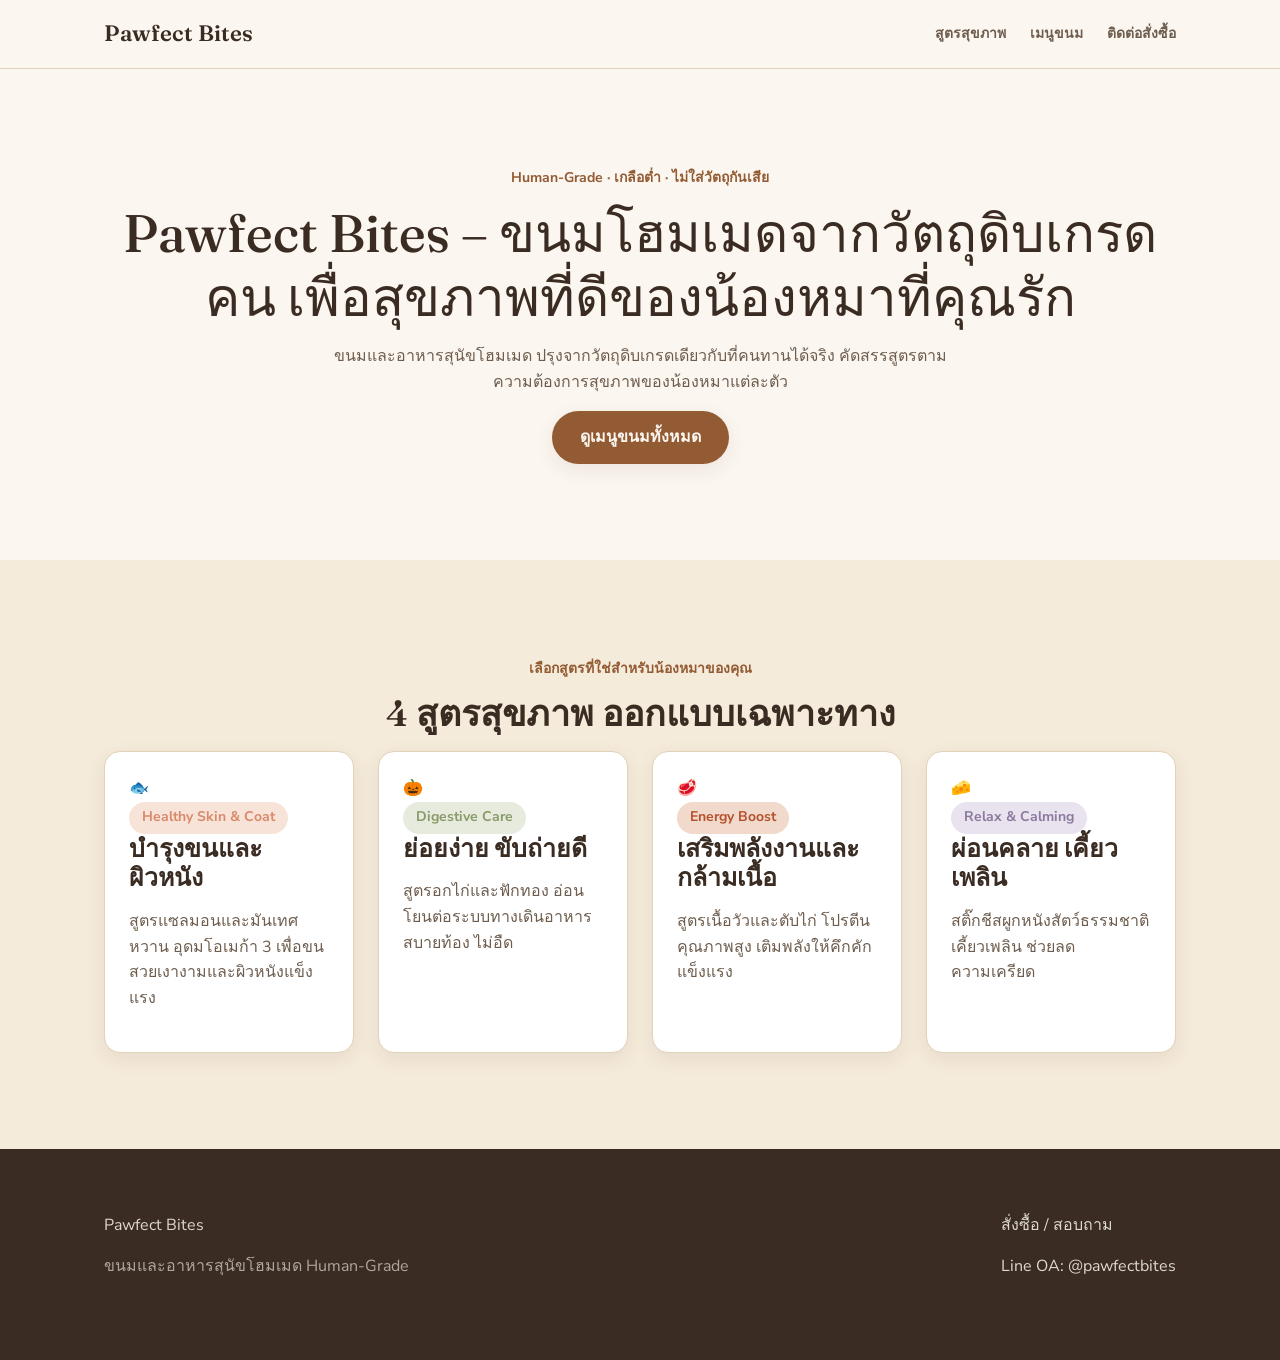
<file: index.html>
<!DOCTYPE html>
<html lang="th">
<head>
  <meta charset="UTF-8">
  <meta name="viewport" content="width=device-width, initial-scale=1.0">
  <title>Pawfect Bites | ขนมและอาหารสุนัขโฮมเมด เกรด Human-Grade</title>
  <link rel="stylesheet" href="style.css">
</head>
<body>

  <header class="site-header">
    <div class="container site-header__inner">
      <a href="index.html" class="logo">Pawfect Bites</a>
      <nav class="nav-links">
        <a href="index.html#formulas">สูตรสุขภาพ</a>
        <a href="product.html">เมนูขนม</a>
        <a href="index.html#contact">ติดต่อสั่งซื้อ</a>
      </nav>
    </div>
  </header>

  <main>

    <!-- Hero -->
    <section class="section">
      <div class="container text-center">
        <span class="eyebrow">Human-Grade · เกลือต่ำ · ไม่ใส่วัตถุกันเสีย</span>
        <h1>Pawfect Bites – ขนมโฮมเมดจากวัตถุดิบเกรดคน เพื่อสุขภาพที่ดีของน้องหมาที่คุณรัก</h1>
        <p style="margin-inline:auto;">
          ขนมและอาหารสุนัขโฮมเมด ปรุงจากวัตถุดิบเกรดเดียวกับที่คนทานได้จริง
          คัดสรรสูตรตามความต้องการสุขภาพของน้องหมาแต่ละตัว
        </p>
        <a href="product.html" class="btn btn--cta">ดูเมนูขนมทั้งหมด</a>
      </div>
    </section>

    <!-- 4 Health Formulas -->
    <section class="section section--soft" id="formulas">
      <div class="container">
        <div class="text-center">
          <span class="eyebrow">เลือกสูตรที่ใช่สำหรับน้องหมาของคุณ</span>
          <h2>4 สูตรสุขภาพ ออกแบบเฉพาะทาง</h2>
        </div>

        <div class="grid grid-4">

          <a href="product.html?mood=skin" class="card formula-card">
            <div class="formula-card__icon">🐟</div>
            <span class="badge" data-mood="skin">Healthy Skin &amp; Coat</span>
            <h3>บำรุงขนและผิวหนัง</h3>
            <p>สูตรแซลมอนและมันเทศหวาน อุดมโอเมก้า 3 เพื่อขนสวยเงางามและผิวหนังแข็งแรง</p>
          </a>

          <a href="product.html?mood=digestive" class="card formula-card">
            <div class="formula-card__icon">🎃</div>
            <span class="badge" data-mood="digestive">Digestive Care</span>
            <h3>ย่อยง่าย ขับถ่ายดี</h3>
            <p>สูตรอกไก่และฟักทอง อ่อนโยนต่อระบบทางเดินอาหาร สบายท้อง ไม่อืด</p>
          </a>

          <a href="product.html?mood=energy" class="card formula-card">
            <div class="formula-card__icon">🥩</div>
            <span class="badge" data-mood="energy">Energy Boost</span>
            <h3>เสริมพลังงานและกล้ามเนื้อ</h3>
            <p>สูตรเนื้อวัวและตับไก่ โปรตีนคุณภาพสูง เติมพลังให้คึกคักแข็งแรง</p>
          </a>

          <a href="product.html?mood=relax" class="card formula-card">
            <div class="formula-card__icon">🧀</div>
            <span class="badge" data-mood="relax">Relax &amp; Calming</span>
            <h3>ผ่อนคลาย เคี้ยวเพลิน</h3>
            <p>สติ๊กชีสผูกหนังสัตว์ธรรมชาติ เคี้ยวเพลิน ช่วยลดความเครียด</p>
          </a>

        </div>
      </div>
    </section>

  </main>

  <footer class="site-footer" id="contact">
    <div class="container site-footer__inner">
      <div>
        <p style="color:inherit; opacity:0.85;">Pawfect Bites</p>
        <p style="color:inherit; opacity:0.6;">ขนมและอาหารสุนัขโฮมเมด Human-Grade</p>
      </div>
      <div>
        <p style="color:inherit; opacity:0.85;">สั่งซื้อ / สอบถาม</p>
        <a href="#">Line OA: @pawfectbites</a>
      </div>
    </div>
  </footer>

  <script src="script.js"></script>
</body>
</html>
</file>
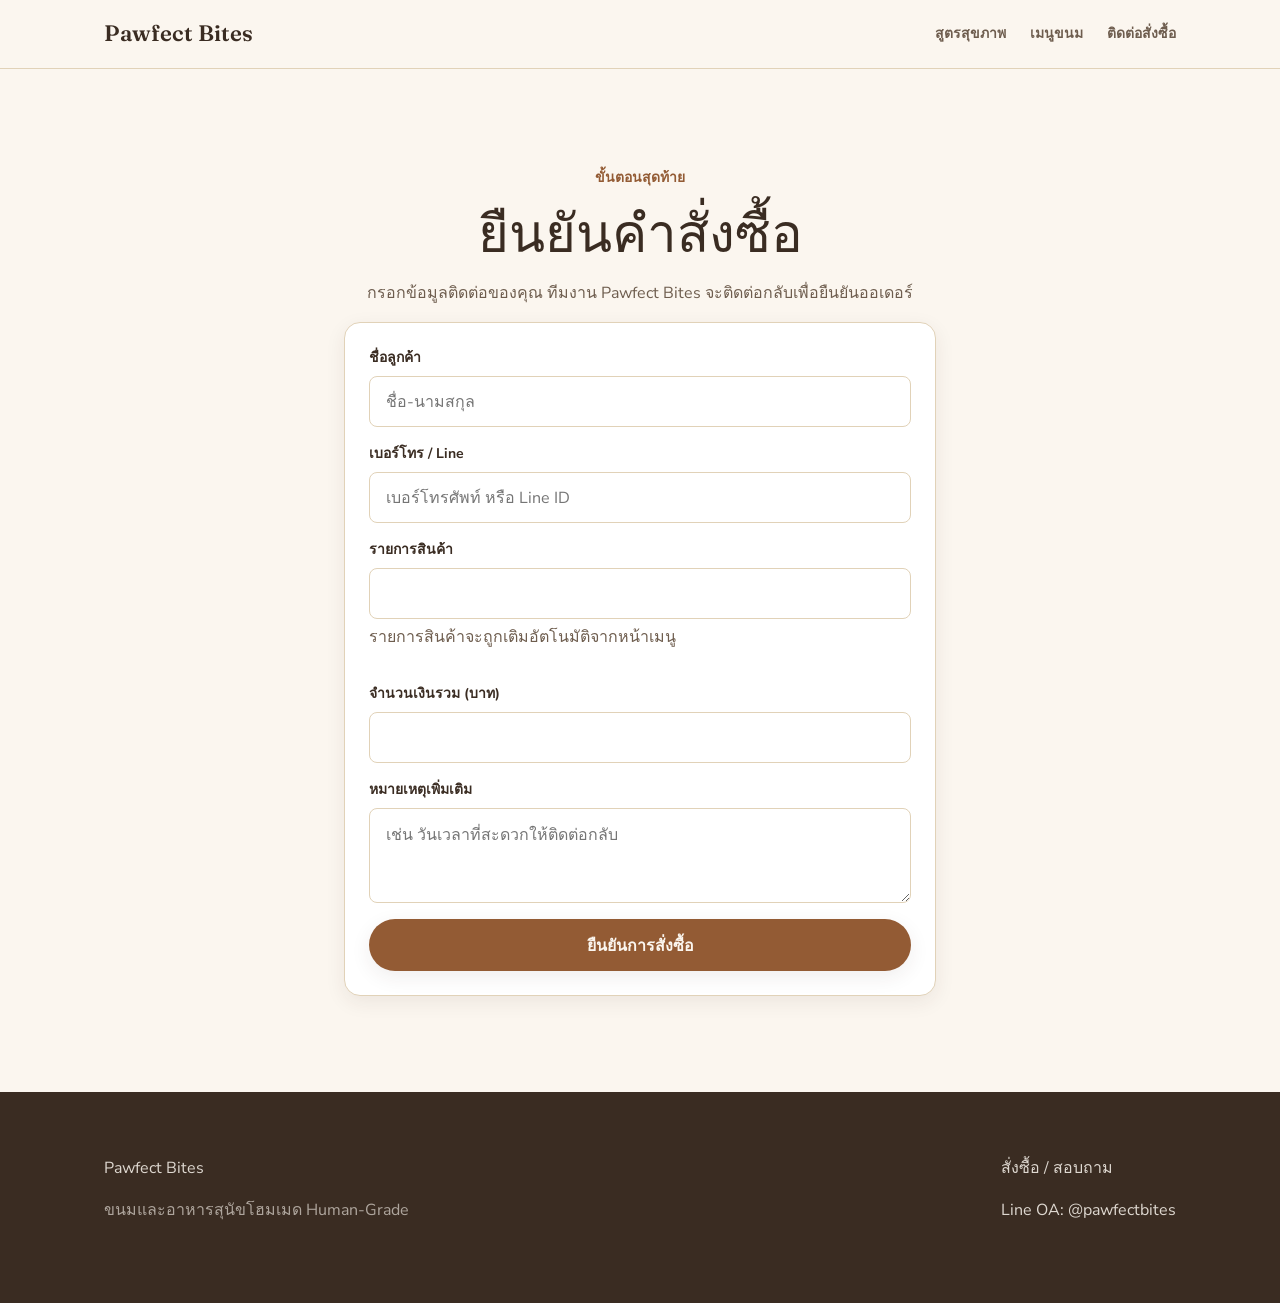
<file: order.html>
<!DOCTYPE html>
<html lang="th">
<head>
  <meta charset="UTF-8">
  <meta name="viewport" content="width=device-width, initial-scale=1.0">
  <title>สั่งซื้อสินค้า | Pawfect Bites</title>
  <link rel="stylesheet" href="style.css">
</head>
<body>

  <header class="site-header">
    <div class="container site-header__inner">
      <a href="index.html" class="logo">Pawfect Bites</a>
      <nav class="nav-links">
        <a href="index.html#formulas">สูตรสุขภาพ</a>
        <a href="product.html">เมนูขนม</a>
        <a href="index.html#contact">ติดต่อสั่งซื้อ</a>
      </nav>
    </div>
  </header>

  <main>
    <section class="section">
      <div class="container" style="max-width: 640px;">

        <div class="text-center">
          <span class="eyebrow">ขั้นตอนสุดท้าย</span>
          <h1>ยืนยันคำสั่งซื้อ</h1>
          <p style="margin-inline:auto;">
            กรอกข้อมูลติดต่อของคุณ ทีมงาน Pawfect Bites จะติดต่อกลับเพื่อยืนยันออเดอร์
          </p>
        </div>

        <form id="orderForm" class="card" novalidate>

          <div class="field">
            <label for="customerName">ชื่อลูกค้า</label>
            <input type="text" id="customerName" name="customerName" required placeholder="ชื่อ-นามสกุล">
          </div>

          <div class="field">
            <label for="contact">เบอร์โทร / Line</label>
            <input type="text" id="contact" name="contact" required placeholder="เบอร์โทรศัพท์ หรือ Line ID">
          </div>

          <div class="field">
            <label for="items">รายการสินค้า</label>
            <input type="text" id="items" name="items" required readonly>
            <p class="field-hint">รายการสินค้าจะถูกเติมอัตโนมัติจากหน้าเมนู</p>
          </div>

          <div class="field">
            <label for="total">จำนวนเงินรวม (บาท)</label>
            <input type="text" id="total" name="total" required readonly>
          </div>

          <div class="field">
            <label for="note">หมายเหตุเพิ่มเติม</label>
            <textarea id="note" name="note" rows="3" placeholder="เช่น วันเวลาที่สะดวกให้ติดต่อกลับ"></textarea>
          </div>

          <button type="submit" class="btn btn--cta" style="width:100%;">ยืนยันการสั่งซื้อ</button>

        </form>

      </div>
    </section>
  </main>

  <footer class="site-footer" id="contact">
    <div class="container site-footer__inner">
      <div>
        <p style="color:inherit; opacity:0.85;">Pawfect Bites</p>
        <p style="color:inherit; opacity:0.6;">ขนมและอาหารสุนัขโฮมเมด Human-Grade</p>
      </div>
      <div>
        <p style="color:inherit; opacity:0.85;">สั่งซื้อ / สอบถาม</p>
        <a href="#">Line OA: @pawfectbites</a>
      </div>
    </div>
  </footer>

  <script src="script.js"></script>
</body>
</html>
</file>
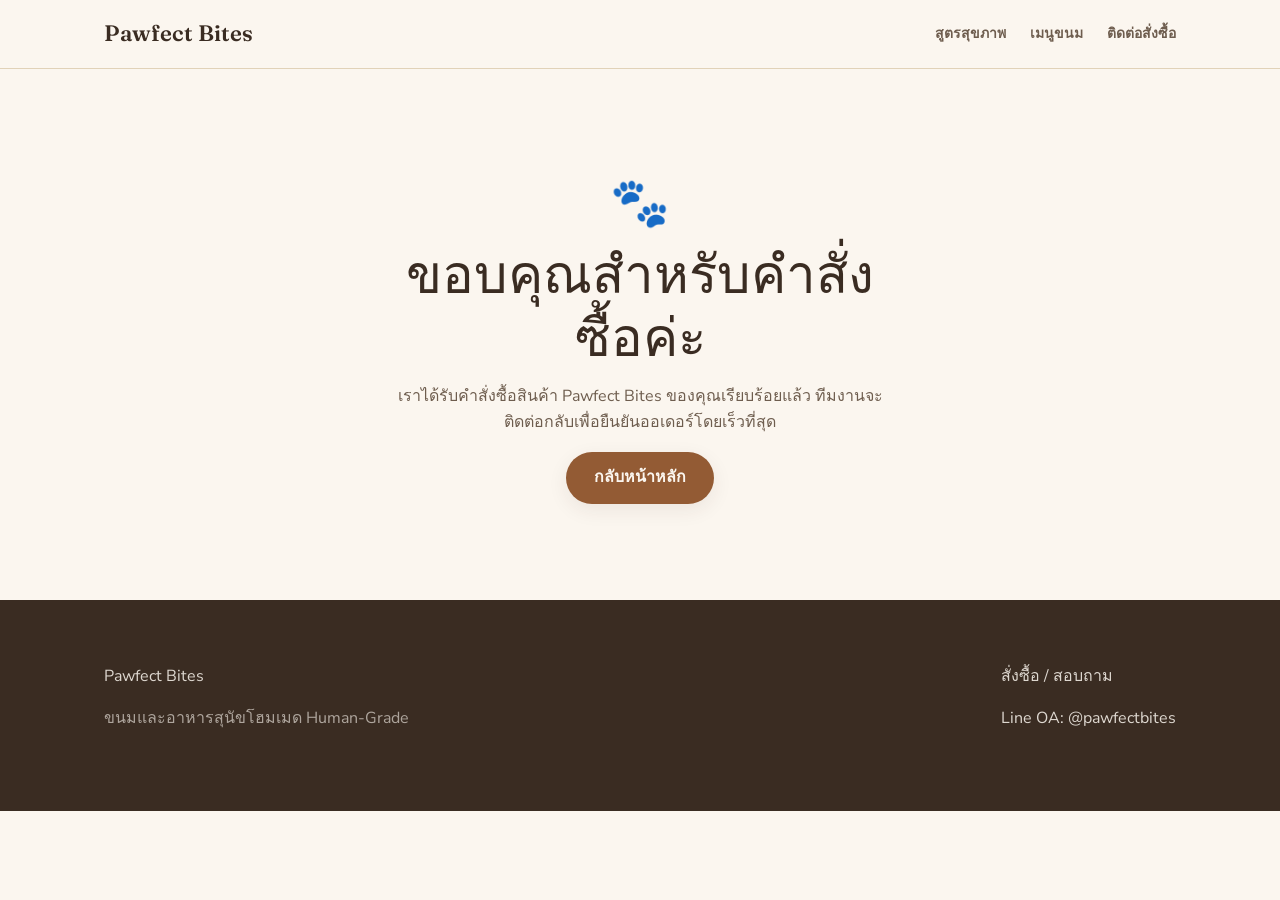
<file: thankyou.html>
<!DOCTYPE html>
<html lang="th">
<head>
  <meta charset="UTF-8">
  <meta name="viewport" content="width=device-width, initial-scale=1.0">
  <title>ขอบคุณสำหรับคำสั่งซื้อ | Pawfect Bites</title>
  <link rel="stylesheet" href="style.css">
</head>
<body>

  <header class="site-header">
    <div class="container site-header__inner">
      <a href="index.html" class="logo">Pawfect Bites</a>
      <nav class="nav-links">
        <a href="index.html#formulas">สูตรสุขภาพ</a>
        <a href="product.html">เมนูขนม</a>
        <a href="index.html#contact">ติดต่อสั่งซื้อ</a>
      </nav>
    </div>
  </header>

  <main>
    <section class="section">
      <div class="container text-center" style="max-width: 560px;">
        <div class="formula-card__icon" style="font-size:3rem;">🐾</div>
        <h1>ขอบคุณสำหรับคำสั่งซื้อค่ะ</h1>
        <p style="margin-inline:auto;">
          เราได้รับคำสั่งซื้อสินค้า Pawfect Bites ของคุณเรียบร้อยแล้ว
          ทีมงานจะติดต่อกลับเพื่อยืนยันออเดอร์โดยเร็วที่สุด
        </p>
        <a href="index.html" class="btn btn--cta">กลับหน้าหลัก</a>
      </div>
    </section>
  </main>

  <footer class="site-footer" id="contact">
    <div class="container site-footer__inner">
      <div>
        <p style="color:inherit; opacity:0.85;">Pawfect Bites</p>
        <p style="color:inherit; opacity:0.6;">ขนมและอาหารสุนัขโฮมเมด Human-Grade</p>
      </div>
      <div>
        <p style="color:inherit; opacity:0.85;">สั่งซื้อ / สอบถาม</p>
        <a href="#">Line OA: @pawfectbites</a>
      </div>
    </div>
  </footer>

  <script src="script.js"></script>
</body>
</html>
</file>
<file: style.css>
/* ==========================================================================
   Pawfect Bites — Shared Design System
   โทน: ครีม-เบจ-ส้มอิฐอ่อน พรีเมียม อบอุ่น มินิมอล
   ========================================================================== */

@import url('https://fonts.googleapis.com/css2?family=Fraunces:opsz,wght@9..144,400;9..144,500;9..144,600;9..144,700&family=Nunito+Sans:wght@400;500;600;700;800&display=swap');

/* -------------------------------------------------------------------------
   1. Design Tokens
   ------------------------------------------------------------------------- */
:root {
  /* Core palette — 60/30/10 */
  --color-bg: #FBF6EF;            /* 60% พื้นหลังหลัก: ครีมอุ่น */
  --color-secondary: #EFE1CC;     /* 30% พื้นรอง: การ์ด/เบจเข้มขึ้น */
  --color-secondary-soft: #F5EBDA;/* เบจอ่อนสำหรับ stripe/section คั่น */
  --color-cta: #935B34;           /* 10% ปุ่ม CTA: น้ำตาลอุ่น */
  --color-cta-hover: #7A4A29;

  /* Brick accent เสริม (ใช้เบา ๆ เป็นเส้นขอบ/ไฮไลต์ ไม่ใช่พื้นหลังหลัก) */
  --color-brick: #C97B5A;
  --color-brick-soft: #EFC9B4;

  /* Text */
  --color-text: #3A2C22;          /* น้ำตาลเข้มอมดำ แทนสีดำล้วน */
  --color-text-muted: #6E5D4E;
  --color-text-on-cta: #FBF6EF;

  /* Mood accents — ใช้เป็นแท็กจัดกลุ่มสูตรสุขภาพ ไม่ใช่สีพื้นหลักของหน้า */
  --mood-skin: #D98A6B;      /* บำรุงขน/ผิว — โทนแซลมอน */
  --mood-skin-bg: #F7E3D8;
  --mood-digestive: #8A9A6B; /* ย่อยง่าย — โทนเสจอ่อน */
  --mood-digestive-bg: #E7EBDD;
  --mood-energy: #B5502C;    /* พลังงาน — โทนอิฐเข้ม */
  --mood-energy-bg: #F1D9CC;
  --mood-relax: #8C7A9E;     /* ผ่อนคลาย — โทนลาเวนเดอร์หม่น */
  --mood-relax-bg: #E9E2EF;

  /* Surfaces & lines */
  --color-border: #E1D2B8;
  --color-surface: #FFFFFF;

  /* Typography */
  --font-display: 'Fraunces', 'Noto Serif Thai', serif;
  --font-body: 'Nunito Sans', 'Noto Sans Thai', sans-serif;

  --fs-h1: clamp(2.25rem, 1.7rem + 2vw, 3.5rem);
  --fs-h2: clamp(1.65rem, 1.35rem + 1.1vw, 2.35rem);
  --fs-h3: clamp(1.25rem, 1.1rem + 0.6vw, 1.55rem);
  --fs-body: 1rem;
  --fs-small: 0.875rem;

  /* Spacing scale */
  --space-1: 0.5rem;
  --space-2: 0.75rem;
  --space-3: 1rem;
  --space-4: 1.5rem;
  --space-5: 2.5rem;
  --space-6: 4rem;
  --space-7: 6rem;

  /* Shape & shadow */
  --radius-sm: 8px;
  --radius-md: 16px;
  --radius-pill: 999px;
  --shadow-card: 0 6px 20px rgba(58, 44, 34, 0.08);
  --shadow-card-hover: 0 10px 28px rgba(58, 44, 34, 0.14);

  --transition-base: 200ms ease;
}

/* -------------------------------------------------------------------------
   2. Reset
   ------------------------------------------------------------------------- */
*, *::before, *::after { box-sizing: border-box; }

html {
  scroll-behavior: smooth;
}

@media (prefers-reduced-motion: reduce) {
  html { scroll-behavior: auto; }
  *, *::before, *::after {
    animation-duration: 0.01ms !important;
    animation-iteration-count: 1 !important;
    transition-duration: 0.01ms !important;
    scroll-behavior: auto !important;
  }
}

body {
  margin: 0;
  background: var(--color-bg);
  color: var(--color-text);
  font-family: var(--font-body);
  font-size: var(--fs-body);
  line-height: 1.6;
  -webkit-font-smoothing: antialiased;
}

img { max-width: 100%; display: block; }

a { color: inherit; text-decoration: none; }

ul, ol { padding: 0; margin: 0; list-style: none; }

button, input, textarea, select { font-family: inherit; font-size: inherit; }

:focus-visible {
  outline: 3px solid var(--color-cta);
  outline-offset: 2px;
}

/* -------------------------------------------------------------------------
   3. Typography
   ------------------------------------------------------------------------- */
h1, h2, h3, h4 {
  font-family: var(--font-display);
  font-weight: 600;
  color: var(--color-text);
  line-height: 1.2;
  margin: 0 0 var(--space-3);
}

h1 { font-size: var(--fs-h1); font-weight: 500; }
h2 { font-size: var(--fs-h2); }
h3 { font-size: var(--fs-h3); }

p {
  margin: 0 0 var(--space-3);
  max-width: 62ch;
  color: var(--color-text-muted);
}

.eyebrow {
  display: inline-block;
  font-family: var(--font-body);
  font-weight: 700;
  font-size: var(--fs-small);
  color: var(--color-cta);
  margin-bottom: var(--space-2);
}

.text-center { text-align: center; }
.text-center p { margin-left: auto; margin-right: auto; }

/* -------------------------------------------------------------------------
   4. Layout helpers
   ------------------------------------------------------------------------- */
.container {
  width: 100%;
  max-width: 1120px;
  margin-inline: auto;
  padding-inline: var(--space-4);
}

.section {
  padding-block: var(--space-7);
}

.section--soft {
  background: var(--color-secondary-soft);
}

.grid {
  display: grid;
  gap: var(--space-4);
}

.grid-2 { grid-template-columns: repeat(2, 1fr); }
.grid-3 { grid-template-columns: repeat(3, 1fr); }
.grid-4 { grid-template-columns: repeat(4, 1fr); }

.stack {
  display: flex;
  flex-direction: column;
  gap: var(--space-3);
}

.cluster {
  display: flex;
  align-items: center;
  gap: var(--space-3);
  flex-wrap: wrap;
}

/* -------------------------------------------------------------------------
   5. Buttons
   ------------------------------------------------------------------------- */
.btn {
  display: inline-flex;
  align-items: center;
  justify-content: center;
  gap: var(--space-1);
  padding: 0.85rem 1.75rem;
  border-radius: var(--radius-pill);
  border: none;
  cursor: pointer;
  font-family: var(--font-body);
  font-weight: 700;
  font-size: var(--fs-body);
  transition: transform var(--transition-base), box-shadow var(--transition-base), background-color var(--transition-base);
}

.btn--cta {
  background: var(--color-cta);
  color: var(--color-text-on-cta);
  box-shadow: var(--shadow-card);
}

.btn--cta:hover {
  background: var(--color-cta-hover);
  transform: translateY(-2px);
  box-shadow: var(--shadow-card-hover);
}

.btn--outline {
  background: transparent;
  color: var(--color-cta);
  border: 2px solid var(--color-cta);
}

.btn--outline:hover {
  background: var(--color-cta);
  color: var(--color-text-on-cta);
  transform: translateY(-2px);
}

.btn--sm {
  padding: 0.6rem 1.25rem;
  font-size: var(--fs-small);
}

/* -------------------------------------------------------------------------
   6. Header / Nav
   ------------------------------------------------------------------------- */
.site-header {
  position: sticky;
  top: 0;
  z-index: 50;
  background: rgba(251, 246, 239, 0.92);
  backdrop-filter: blur(6px);
  border-bottom: 1px solid var(--color-border);
}

.site-header__inner {
  display: flex;
  align-items: center;
  justify-content: space-between;
  padding-block: var(--space-3);
}

.logo {
  font-family: var(--font-display);
  font-size: 1.4rem;
  font-weight: 600;
  color: var(--color-text);
}

.nav-links {
  display: flex;
  gap: var(--space-4);
}

.nav-links a {
  font-weight: 600;
  font-size: var(--fs-small);
  color: var(--color-text-muted);
  transition: color var(--transition-base);
}

.nav-links a:hover { color: var(--color-cta); }

/* -------------------------------------------------------------------------
   7. Badges / Mood tags
   ------------------------------------------------------------------------- */
.badge {
  display: inline-flex;
  align-items: center;
  gap: 0.4rem;
  padding: 0.3rem 0.8rem;
  border-radius: var(--radius-pill);
  font-size: var(--fs-small);
  font-weight: 700;
}

.badge[data-mood="skin"]      { background: var(--mood-skin-bg);      color: var(--mood-skin); }
.badge[data-mood="digestive"] { background: var(--mood-digestive-bg); color: var(--mood-digestive); }
.badge[data-mood="energy"]    { background: var(--mood-energy-bg);    color: var(--mood-energy); }
.badge[data-mood="relax"]     { background: var(--mood-relax-bg);     color: var(--mood-relax); }

/* -------------------------------------------------------------------------
   8. Cards (product / value prop / review)
   ------------------------------------------------------------------------- */
.card {
  background: var(--color-surface);
  border: 1px solid var(--color-border);
  border-radius: var(--radius-md);
  padding: var(--space-4);
  box-shadow: var(--shadow-card);
  transition: transform var(--transition-base), box-shadow var(--transition-base);
}

.card:hover {
  transform: translateY(-4px);
  box-shadow: var(--shadow-card-hover);
}

.product-card {
  display: flex;
  flex-direction: column;
  gap: var(--space-2);
  overflow: hidden;
  padding: 0 0 var(--space-4);
}

.product-card__image {
  aspect-ratio: 4 / 3;
  overflow: hidden;
  border-radius: var(--radius-md) var(--radius-md) 0 0;
  background: var(--color-secondary);
}

.product-card__image img {
  width: 100%;
  height: 100%;
  object-fit: cover;
}

.product-card__body {
  padding-inline: var(--space-4);
  display: flex;
  flex-direction: column;
  gap: var(--space-1);
}

.product-card__price {
  font-family: var(--font-display);
  font-size: 1.3rem;
  font-weight: 600;
  color: var(--color-cta);
}

.value-card {
  text-align: left;
}

.value-card__number {
  font-family: var(--font-display);
  font-size: 2rem;
  color: var(--color-brick);
  margin-bottom: var(--space-1);
}

.review-card {
  background: var(--color-secondary-soft);
  border: none;
}

/* -------------------------------------------------------------------------
   9. Forms
   ------------------------------------------------------------------------- */
.field {
  display: flex;
  flex-direction: column;
  gap: 0.4rem;
  margin-bottom: var(--space-3);
}

.field label {
  font-weight: 700;
  font-size: var(--fs-small);
  color: var(--color-text);
}

.field input,
.field textarea,
.field select {
  padding: 0.85rem 1rem;
  border: 1px solid var(--color-border);
  border-radius: var(--radius-sm);
  background: var(--color-surface);
  color: var(--color-text);
  transition: border-color var(--transition-base), box-shadow var(--transition-base);
}

.field input:focus,
.field textarea:focus,
.field select:focus {
  border-color: var(--color-cta);
  box-shadow: 0 0 0 3px rgba(147, 91, 52, 0.15);
  outline: none;
}

/* -------------------------------------------------------------------------
   10. Footer
   ------------------------------------------------------------------------- */
.site-footer {
  background: var(--color-text);
  color: var(--color-bg);
  padding-block: var(--space-6);
}

.site-footer a { color: var(--color-bg); opacity: 0.85; }
.site-footer a:hover { opacity: 1; text-decoration: underline; }

.site-footer__inner {
  display: flex;
  justify-content: space-between;
  flex-wrap: wrap;
  gap: var(--space-4);
}

/* -------------------------------------------------------------------------
   11. Responsive breakpoints
   ------------------------------------------------------------------------- */
@media (max-width: 960px) {
  .grid-4 { grid-template-columns: repeat(2, 1fr); }
  .grid-3 { grid-template-columns: repeat(2, 1fr); }
}

@media (max-width: 640px) {
  .section { padding-block: var(--space-5); }
  .grid-2, .grid-3, .grid-4 { grid-template-columns: 1fr; }
  .nav-links { display: none; }
  .site-footer__inner { flex-direction: column; }
}
</file>
